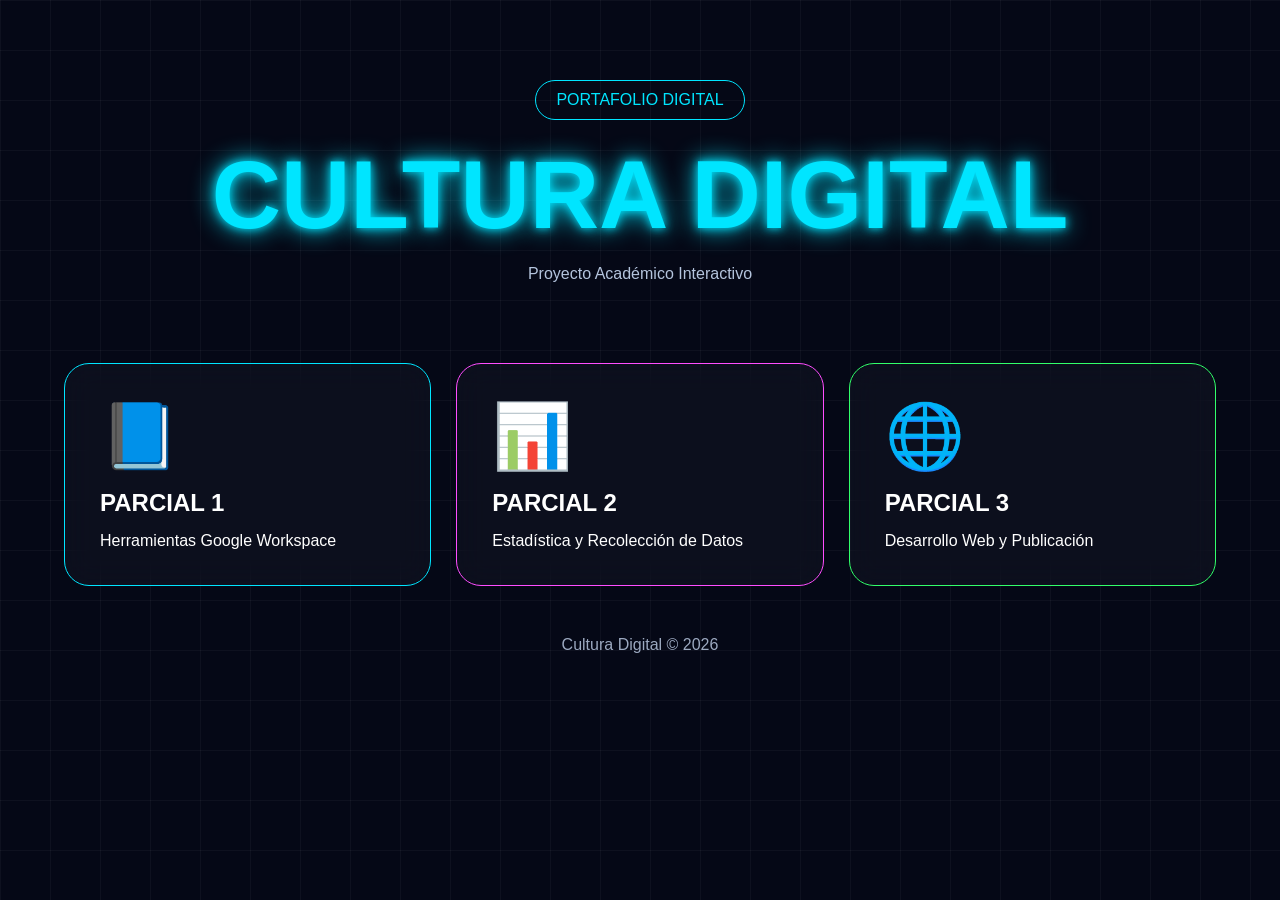
<file: index.html>
<!DOCTYPE html>
<html lang="es">

<head>

<meta charset="UTF-8">
<meta name="viewport" content="width=device-width, initial-scale=1.0">

<title>Cultura Digital</title>

<link rel="stylesheet" href="index.css">

</head>

<body>

<section class="hero">

<span class="badge">
PORTAFOLIO DIGITAL
</span>

<h1>CULTURA DIGITAL</h1>

<p>
Proyecto Académico Interactivo
</p>

</section>

<div class="container">

<div class="cards">

<a href="parcial1/parcial1.html" class="card cyan">

<div class="icon">📘</div>

<h2>PARCIAL 1</h2>

<p>
Herramientas Google Workspace
</p>

</a>

<a href="parcial2/parcial2.html" class="card purple">

<div class="icon">📊</div>

<h2>PARCIAL 2</h2>

<p>
Estadística y Recolección de Datos
</p>

</a>

<a href="parcial3/parcial3.html" class="card green">

<div class="icon">🌐</div>

<h2>PARCIAL 3</h2>

<p>
Desarrollo Web y Publicación
</p>

</a>

</div>

</div>

<footer>

Cultura Digital © 2026

</footer>

<script src="index.js"></script>

</body>
</html>
</file>
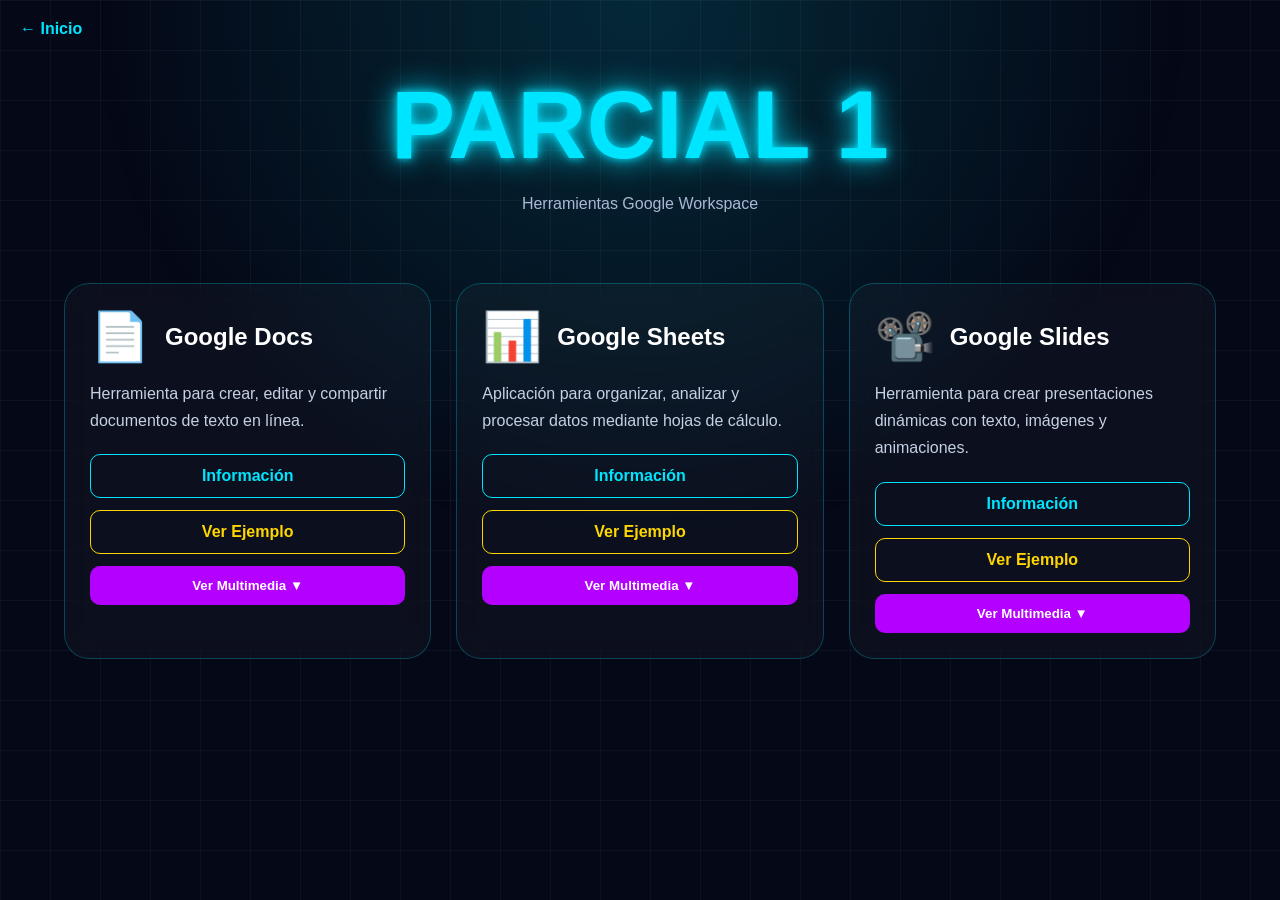
<file: parcial1.html>
<!DOCTYPE html>
<html lang="es">

<head>

<meta charset="UTF-8">
<meta name="viewport" content="width=device-width, initial-scale=1.0">

<title>Parcial 1 - Google Workspace</title>

<link rel="stylesheet" href="parcial1.css">

</head>

<body>

<header class="hero">

<a href="../index.html" class="back-btn">
← Inicio
</a>

<h1>PARCIAL 1</h1>

<p>
Herramientas Google Workspace
</p>

</header>

<section class="container">

<div class="cards">

<!-- GOOGLE DOCS -->

<div class="card">

<div class="card-header">

<div class="emoji">📄</div>

<h2>Google Docs</h2>

</div>

<p>
Herramienta para crear, editar y compartir documentos de texto en línea.
</p>

<a
href="https://support.google.com/docs/answer/49114"
target="_blank"
class="info-btn">
Información
</a>

<a
href="https://docs.google.com/document/d/1qVgMaKcpnKPI53IlAVjkqOaSbBxMZm0jSB1IHMqswMI/edit?usp=sharing"
target="_blank"
class="example-btn">
Ver Ejemplo
</a>

<button class="media-btn">
Ver Multimedia ▼
</button>

<div class="media-content">

<iframe
src="https://www.youtube.com/embed/WriRTYoSdSs"
title="Google Docs"
allowfullscreen>
</iframe>

</div>

</div>

<!-- GOOGLE SHEETS -->

<div class="card">

<div class="card-header">

<div class="emoji">📊</div>

<h2>Google Sheets</h2>

</div>

<p>
Aplicación para organizar, analizar y procesar datos mediante hojas de cálculo.
</p>

<a
href="https://support.google.com/docs/answer/6000292"
target="_blank"
class="info-btn">
Información
</a>

<a
href="https://docs.google.com/spreadsheets/d/1w45W41b_3l6I1j1ZEAoPrb8I8ZzbmjYluGlFOZQg97E/edit?usp=sharing"
target="_blank"
class="example-btn">
Ver Ejemplo
</a>

<button class="media-btn">
Ver Multimedia ▼
</button>

<div class="media-content">

<iframe
src="https://www.youtube.com/embed/2YvL1u8GUOI"
title="Google Sheets"
allowfullscreen>
</iframe>

</div>

</div>

<!-- GOOGLE SLIDES -->

<div class="card">

<div class="card-header">

<div class="emoji">📽️</div>

<h2>Google Slides</h2>

</div>

<p>
Herramienta para crear presentaciones dinámicas con texto, imágenes y animaciones.
</p>

<a
href="https://support.google.com/docs/answer/2763168"
target="_blank"
class="info-btn">
Información
</a>

<a
href="https://docs.google.com/presentation/d/1u8JVdpQagGbAr51JkQyA5Mtl4hNzChxDGwqZkD_coQY/edit?usp=sharing"
target="_blank"
class="example-btn">
Ver Ejemplo
</a>

<button class="media-btn">
Ver Multimedia ▼
</button>

<div class="media-content">

<iframe
src="https://www.youtube.com/embed/NNS4tK6_wH4"
title="Google Slides"
allowfullscreen>
</iframe>

</div>

</div>

</div>

</section>

<script src="parcial1.js"></script>

</body>
</html>
</file>
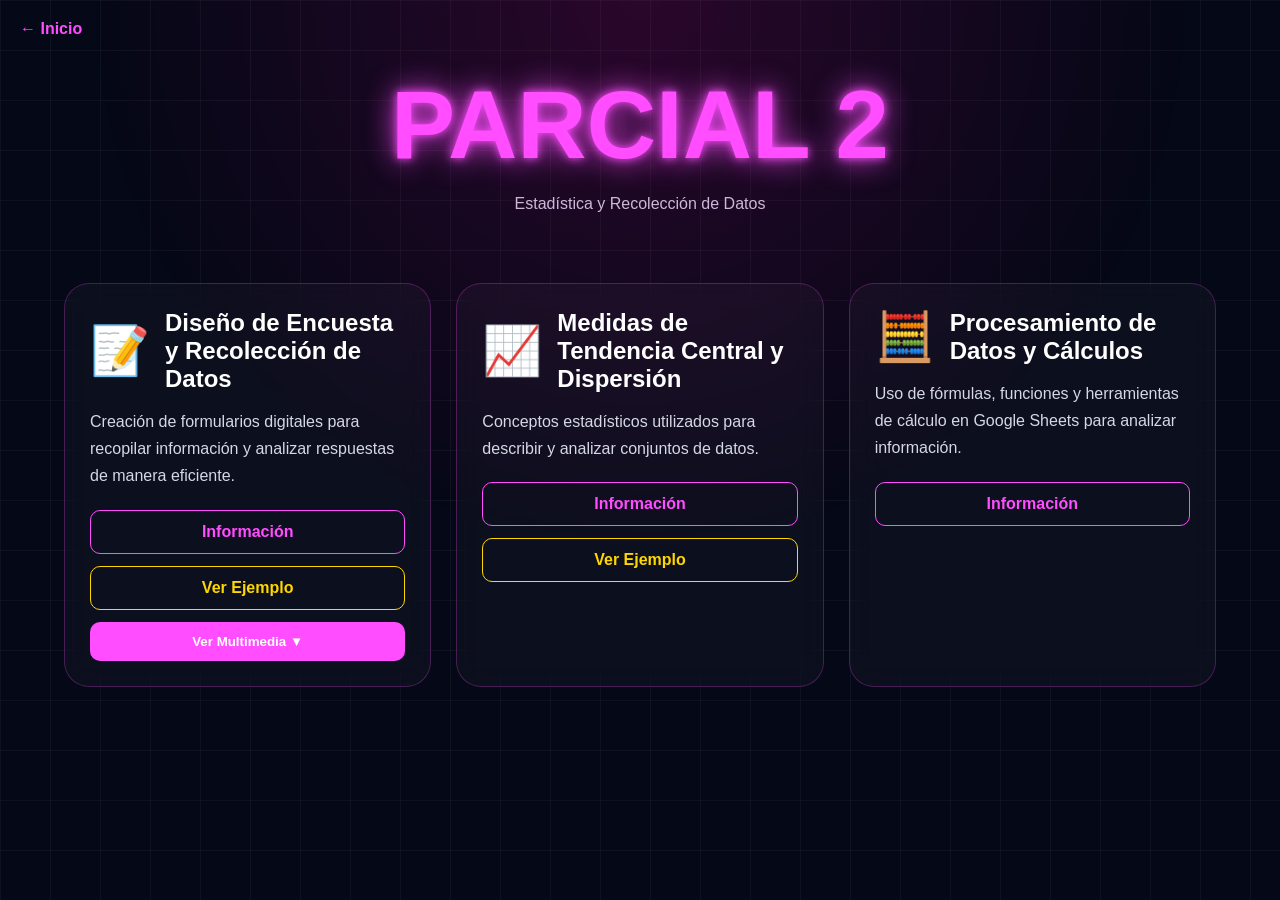
<file: parcial2.html>
<!DOCTYPE html>
<html lang="es">

<head>

<meta charset="UTF-8">
<meta name="viewport" content="width=device-width, initial-scale=1.0">

<title>Parcial 2 - Estadística</title>

<link rel="stylesheet" href="parcial2.css">

</head>

<body>

<header class="hero">

<a href="../index.html" class="back-btn">
← Inicio
</a>

<h1>PARCIAL 2</h1>

<p>
Estadística y Recolección de Datos
</p>

</header>

<section class="container">

<div class="cards">

<!-- ENCUESTAS -->

<div class="card">

<div class="card-header">

<div class="emoji">📝</div>

<h2>Diseño de Encuesta y Recolección de Datos</h2>

</div>

<p>
Creación de formularios digitales para recopilar información y analizar respuestas de manera eficiente.
</p>

<a
href="https://support.google.com/docs/answer/6281888"
target="_blank"
class="info-btn">

Información

</a>

<a
href="https://docs.google.com/forms/d/e/1FAIpQLScD_iciqFuQ_Ua_DDapNjZeIxc5MHr5kEa7oV6iGWPB5tqGgw/viewform?usp=sharing&ouid=116264401337039769717"
target="_blank"
class="example-btn">

Ver Ejemplo

</a>

<button class="media-btn">
Ver Multimedia ▼
</button>

<div class="media-content">

<iframe
src="https://www.youtube.com/embed/nKv6ZH-AM-0"
title="Google Forms"
allowfullscreen>
</iframe>

</div>

</div>

<!-- MEDIDAS DE TENDENCIA -->

<div class="card">

<div class="card-header">

<div class="emoji">📈</div>

<h2>Medidas de Tendencia Central y Dispersión</h2>

</div>

<p>
Conceptos estadísticos utilizados para describir y analizar conjuntos de datos.
</p>

<a
href="https://www.khanacademy.org/math/statistics-probability"
target="_blank"
class="info-btn">

Información

</a>

<a
href="https://docs.google.com/document/d/1PrO9Jc6VEajcbt0LF36ONxl_AC8ozmLE4dBJQ8W1NbA/edit?usp=sharing"
target="_blank"
class="example-btn">

Ver Ejemplo

</a>

</div>

<!-- PROCESAMIENTO -->

<div class="card">

<div class="card-header">

<div class="emoji">🧮</div>

<h2>Procesamiento de Datos y Cálculos</h2>

</div>

<p>
Uso de fórmulas, funciones y herramientas de cálculo en Google Sheets para analizar información.
</p>

<a
href="https://support.google.com/docs/table/25273"
target="_blank"
class="info-btn">

Información

</a>

</div>

</div>

</section>

<script src="parcial2.js"></script>

</body>
</html>
</file>
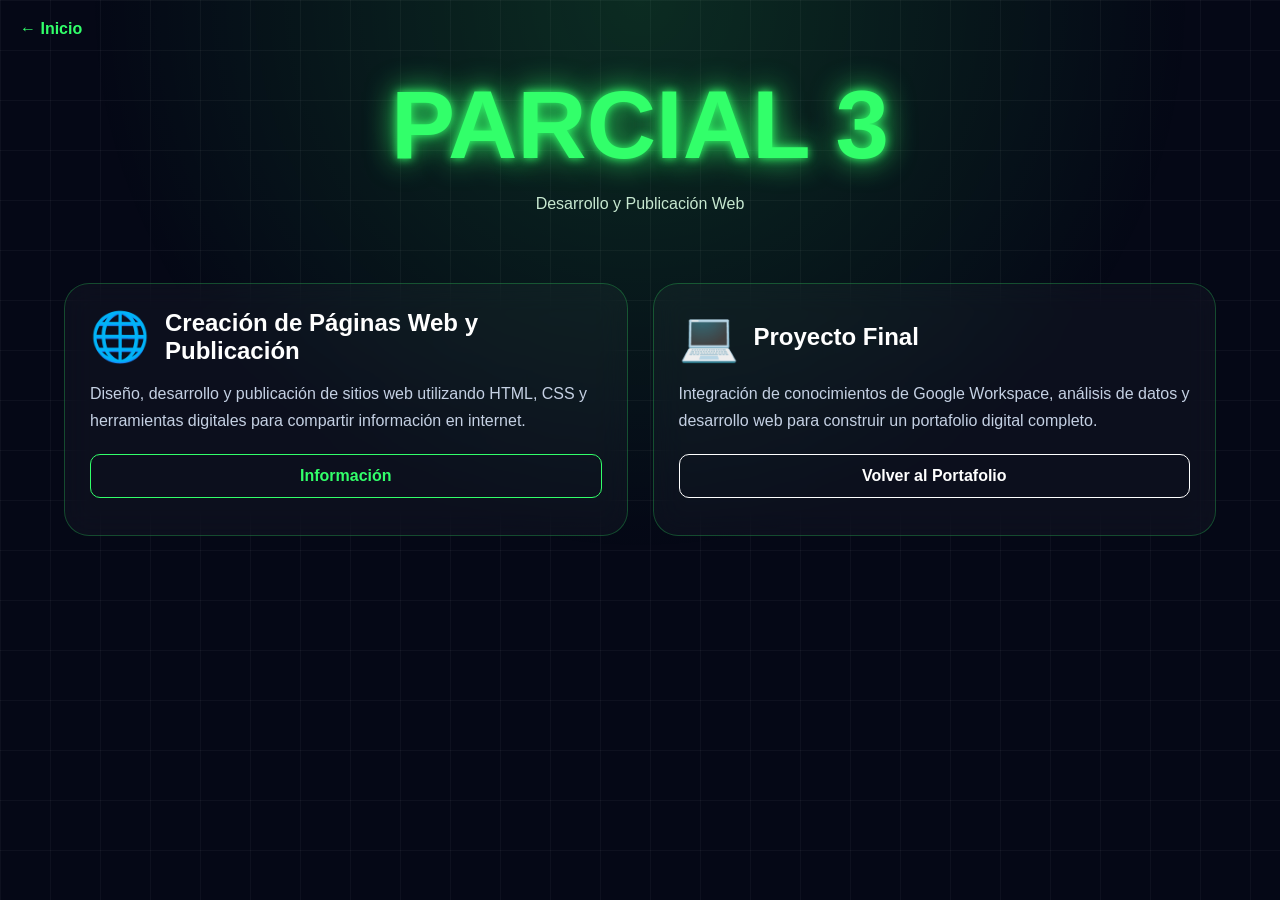
<file: parcial3.html>
<!DOCTYPE html>
<html lang="es">

<head>

<meta charset="UTF-8">
<meta name="viewport" content="width=device-width, initial-scale=1.0">

<title>Parcial 3 - Desarrollo Web</title>

<link rel="stylesheet" href="parcial3.css">

</head>

<body>

<header class="hero">

<a href="../index.html" class="back-btn">
← Inicio
</a>

<h1>PARCIAL 3</h1>

<p>
Desarrollo y Publicación Web
</p>

</header>

<section class="container">

<div class="cards">

<!-- CREACIÓN DE PÁGINAS WEB -->

<div class="card">

<div class="card-header">

<div class="emoji">🌐</div>

<h2>Creación de Páginas Web y Publicación</h2>

</div>

<p>
Diseño, desarrollo y publicación de sitios web utilizando HTML, CSS y herramientas digitales para compartir información en internet.
</p>

<a
href="https://support.google.com/sites/answer/98081"
target="_blank"
class="info-btn">

Información

</a>

</div>

<!-- PROYECTO FINAL -->

<div class="card">

<div class="card-header">

<div class="emoji">💻</div>

<h2>Proyecto Final</h2>

</div>

<p>
Integración de conocimientos de Google Workspace, análisis de datos y desarrollo web para construir un portafolio digital completo.
</p>

<a
href="../index.html"
class="example-btn">

Volver al Portafolio

</a>

</div>

</div>

</section>

<script src="parcial3.js"></script>

</body>
</html>
</file>
<file: index.css>
*{
margin:0;
padding:0;
box-sizing:border-box;
}

body{
font-family:'Segoe UI',sans-serif;
background:#050816;
color:white;
min-height:100vh;
overflow-x:hidden;
}

body::before{
content:"";
position:fixed;
inset:0;

background:
linear-gradient(rgba(255,255,255,.04) 1px,transparent 1px),
linear-gradient(90deg,rgba(255,255,255,.04) 1px,transparent 1px);

background-size:50px 50px;

z-index:-2;
}

.hero{
padding:80px 20px;
text-align:center;
}

.badge{

display:inline-block;

padding:10px 20px;

border:1px solid #00e5ff;

border-radius:30px;

color:#00e5ff;

margin-bottom:20px;
}

.hero h1{

font-size:clamp(3rem,8vw,6rem);

color:#00e5ff;

text-shadow:
0 0 10px #00e5ff,
0 0 25px #00e5ff;
}

.hero p{

margin-top:15px;

color:#b4c4dd;
}

.container{

width:90%;

max-width:1300px;

margin:auto;
}

.cards{

display:grid;

grid-template-columns:
repeat(auto-fit,minmax(300px,1fr));

gap:25px;
}

.card{

text-decoration:none;

color:white;

padding:35px;

border-radius:25px;

transition:.4s;

background:
rgba(255,255,255,.03);

backdrop-filter:blur(15px);
}

.card:hover{

transform:
translateY(-8px);
}

.icon{

font-size:4rem;

margin-bottom:15px;
}

.card h2{

margin-bottom:15px;
}

.cyan{
border:1px solid #00e5ff;
}

.purple{
border:1px solid #ff4dff;
}

.green{
border:1px solid #32ff6a;
}

footer{

text-align:center;

padding:50px;

color:#9ca9c0;
}
</file>
<file: parcial1.css>
*{
margin:0;
padding:0;
box-sizing:border-box;
}

body{
font-family:'Segoe UI',sans-serif;
background:#050816;
color:white;
min-height:100vh;
overflow-x:hidden;
}

body::before{
content:"";
position:fixed;
inset:0;

background:
linear-gradient(rgba(255,255,255,.04) 1px,transparent 1px),
linear-gradient(90deg,rgba(255,255,255,.04) 1px,transparent 1px);

background-size:50px 50px;

z-index:-2;
}

body::after{
content:"";
position:fixed;
inset:0;

background:
radial-gradient(circle at top,
rgba(0,229,255,.15),
transparent 50%);

z-index:-1;
}

.hero{
text-align:center;
padding:70px 20px;
}

.hero h1{
font-size:clamp(3rem,8vw,6rem);
color:#00e5ff;

text-shadow:
0 0 10px #00e5ff,
0 0 30px #00e5ff;
}

.hero p{
margin-top:15px;
color:#aab8d3;
}

.back-btn{
position:absolute;
top:20px;
left:20px;
text-decoration:none;
color:#00e5ff;
font-weight:bold;
}

.container{
width:90%;
max-width:1400px;
margin:auto;
}

.cards{
display:grid;
grid-template-columns:
repeat(auto-fit,minmax(320px,1fr));
gap:25px;
}

.card{
background:rgba(255,255,255,.03);
border:1px solid rgba(0,229,255,.25);
border-radius:25px;
padding:25px;
backdrop-filter:blur(15px);
transition:.4s;
}

.card:hover{
transform:translateY(-8px);
box-shadow:0 0 25px rgba(0,229,255,.25);
}

.card-header{
display:flex;
align-items:center;
gap:15px;
margin-bottom:15px;
}

.emoji{
font-size:3rem;
}

.card p{
line-height:1.7;
color:#c5d1e4;
margin-bottom:20px;
}

.info-btn,
.example-btn{
display:block;
text-align:center;
text-decoration:none;
padding:12px;
border-radius:10px;
margin-bottom:12px;
font-weight:bold;
transition:.3s;
}

.info-btn{
border:1px solid #00e5ff;
color:#00e5ff;
}

.example-btn{
border:1px solid gold;
color:gold;
}

.info-btn:hover,
.example-btn:hover{
transform:translateY(-2px);
}

.media-btn{
width:100%;
padding:12px;
border:none;
border-radius:10px;
background:#b300ff;
color:white;
cursor:pointer;
font-weight:bold;
}

.media-content{
display:none;
margin-top:15px;
}

.media-content.active{
display:block;
}

iframe{
width:100%;
height:315px;
border:none;
border-radius:15px;
}
</file>
<file: parcial2.css>
*{
margin:0;
padding:0;
box-sizing:border-box;
}

body{
font-family:'Segoe UI',sans-serif;
background:#050816;
color:white;
min-height:100vh;
overflow-x:hidden;
}

body::before{
content:"";
position:fixed;
inset:0;

background:
linear-gradient(rgba(255,255,255,.04) 1px,transparent 1px),
linear-gradient(90deg,rgba(255,255,255,.04) 1px,transparent 1px);

background-size:50px 50px;

z-index:-2;
}

body::after{
content:"";
position:fixed;
inset:0;

background:
radial-gradient(circle at top,
rgba(255,0,170,.15),
transparent 50%);

z-index:-1;
}

.hero{
text-align:center;
padding:70px 20px;
}

.hero h1{
font-size:clamp(3rem,8vw,6rem);
color:#ff4dff;

text-shadow:
0 0 10px #ff4dff,
0 0 30px #ff4dff;
}

.hero p{
margin-top:15px;
color:#cdb8d9;
}

.back-btn{
position:absolute;
top:20px;
left:20px;
text-decoration:none;
color:#ff4dff;
font-weight:bold;
}

.container{
width:90%;
max-width:1400px;
margin:auto;
}

.cards{
display:grid;
grid-template-columns:
repeat(auto-fit,minmax(320px,1fr));
gap:25px;
}

.card{
background:rgba(255,255,255,.03);
border:1px solid rgba(255,77,255,.25);
border-radius:25px;
padding:25px;
backdrop-filter:blur(15px);
transition:.4s;
}

.card:hover{
transform:translateY(-8px);
box-shadow:0 0 25px rgba(255,77,255,.25);
}

.card-header{
display:flex;
align-items:center;
gap:15px;
margin-bottom:15px;
}

.emoji{
font-size:3rem;
}

.card p{
line-height:1.7;
color:#d5d8e6;
margin-bottom:20px;
}

.info-btn,
.example-btn{
display:block;
text-align:center;
text-decoration:none;
padding:12px;
border-radius:10px;
margin-bottom:12px;
font-weight:bold;
transition:.3s;
}

.info-btn{
border:1px solid #ff4dff;
color:#ff4dff;
}

.example-btn{
border:1px solid gold;
color:gold;
}

.info-btn:hover,
.example-btn:hover{
transform:translateY(-2px);
}

.media-btn{
width:100%;
padding:12px;
border:none;
border-radius:10px;
background:#ff4dff;
color:white;
cursor:pointer;
font-weight:bold;
}

.media-content{
display:none;
margin-top:15px;
}

.media-content.active{
display:block;
}

iframe{
width:100%;
height:315px;
border:none;
border-radius:15px;
}
</file>
<file: parcial3.css>
*{
margin:0;
padding:0;
box-sizing:border-box;
}

body{
font-family:'Segoe UI',sans-serif;
background:#050816;
color:white;
min-height:100vh;
overflow-x:hidden;
}

body::before{
content:"";
position:fixed;
inset:0;

background:
linear-gradient(rgba(255,255,255,.04) 1px,transparent 1px),
linear-gradient(90deg,rgba(255,255,255,.04) 1px,transparent 1px);

background-size:50px 50px;

z-index:-2;
}

body::after{
content:"";
position:fixed;
inset:0;

background:
radial-gradient(circle at top,
rgba(50,255,106,.15),
transparent 50%);

z-index:-1;
}

.hero{
text-align:center;
padding:70px 20px;
}

.hero h1{
font-size:clamp(3rem,8vw,6rem);
color:#32ff6a;

text-shadow:
0 0 10px #32ff6a,
0 0 30px #32ff6a;
}

.hero p{
margin-top:15px;
color:#c7e8d0;
}

.back-btn{
position:absolute;
top:20px;
left:20px;
text-decoration:none;
color:#32ff6a;
font-weight:bold;
}

.container{
width:90%;
max-width:1400px;
margin:auto;
}

.cards{
display:grid;
grid-template-columns:
repeat(auto-fit,minmax(320px,1fr));
gap:25px;
}

.card{
background:rgba(255,255,255,.03);
border:1px solid rgba(50,255,106,.25);
border-radius:25px;
padding:25px;
backdrop-filter:blur(15px);
transition:.4s;
}

.card:hover{
transform:translateY(-8px);
box-shadow:0 0 25px rgba(50,255,106,.25);
}

.card-header{
display:flex;
align-items:center;
gap:15px;
margin-bottom:15px;
}

.emoji{
font-size:3rem;
}

.card p{
line-height:1.7;
color:#c5d1e4;
margin-bottom:20px;
}

.info-btn,
.example-btn{
display:block;
text-align:center;
text-decoration:none;
padding:12px;
border-radius:10px;
margin-bottom:12px;
font-weight:bold;
transition:.3s;
}

.info-btn{
border:1px solid #32ff6a;
color:#32ff6a;
}

.example-btn{
border:1px solid white;
color:white;
}

.info-btn:hover,
.example-btn:hover{
transform:translateY(-2px);
}
</file>
